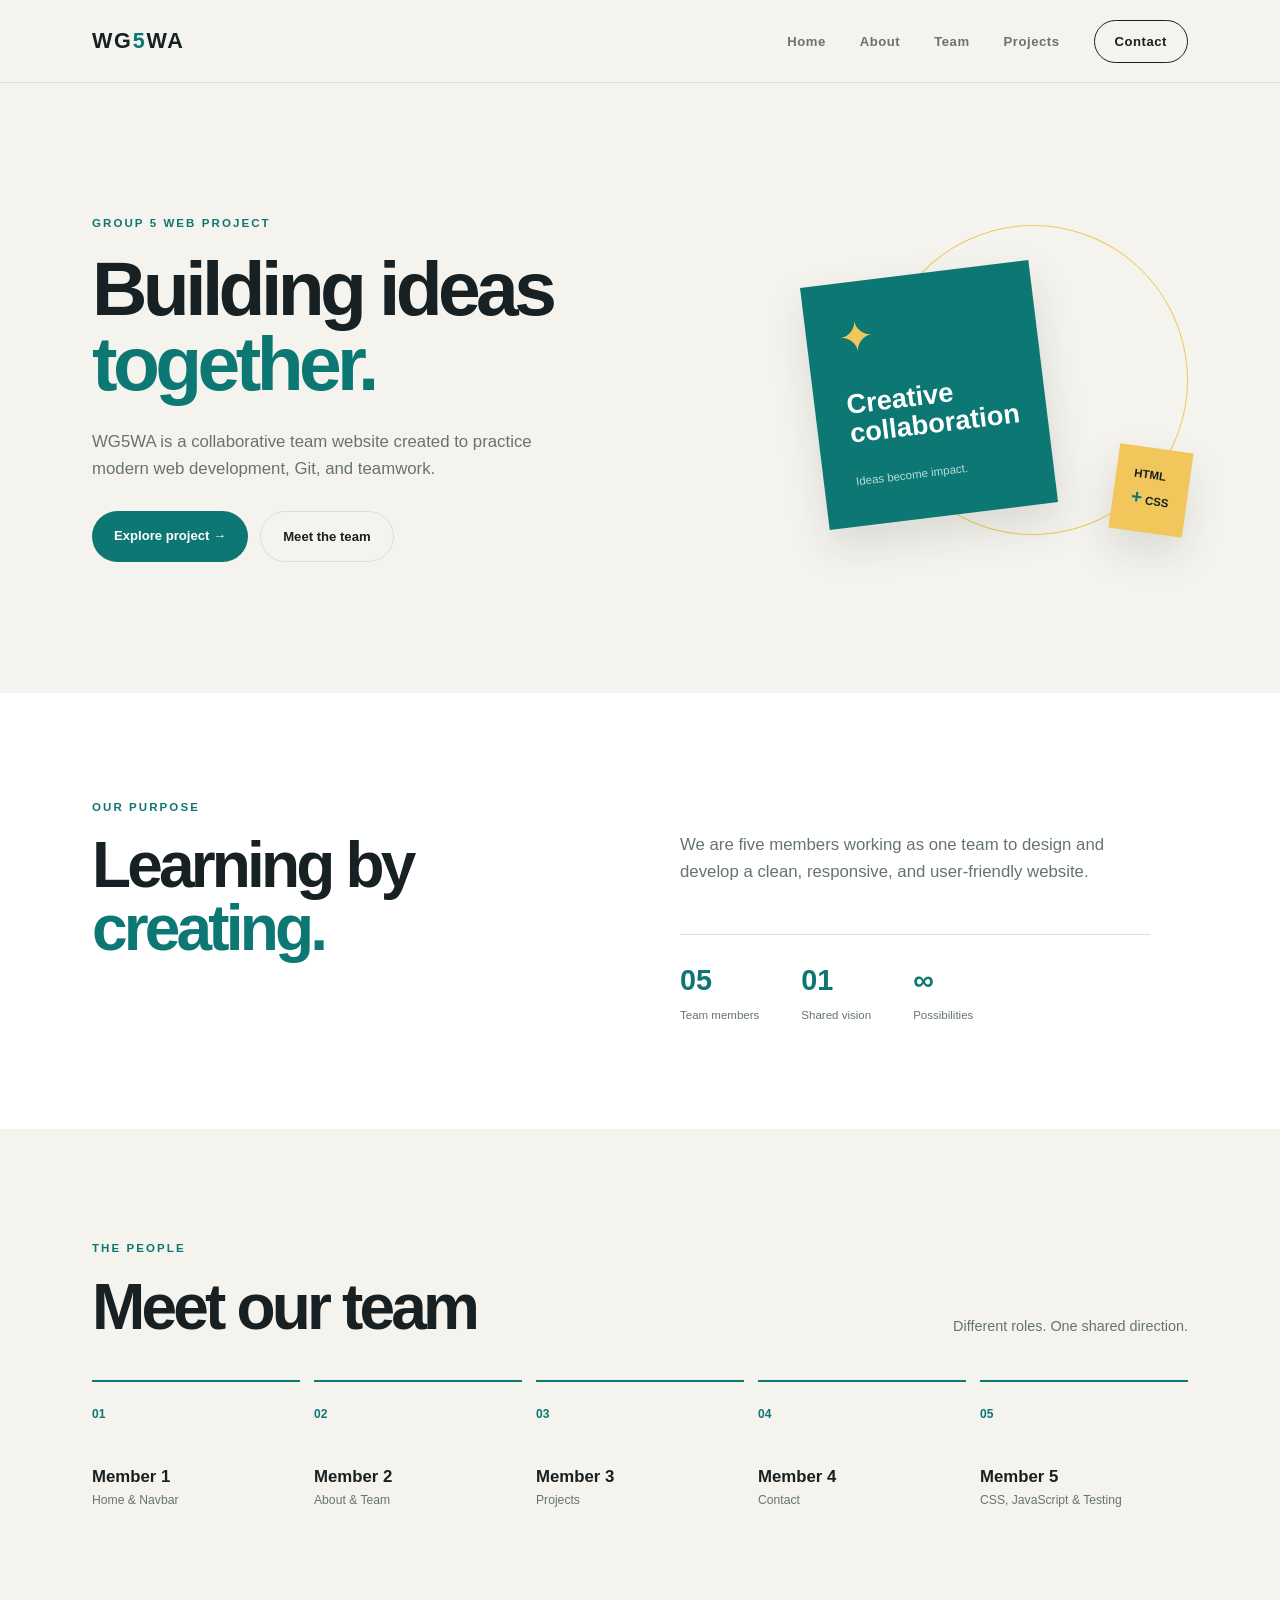
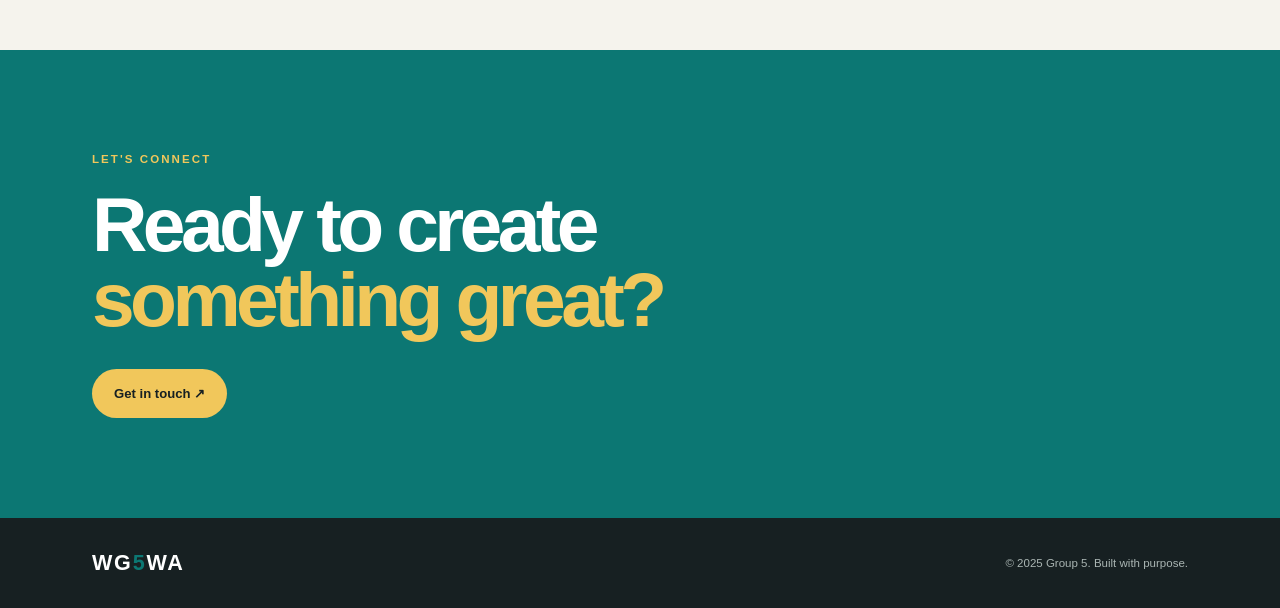
<file: index.html>
<!DOCTYPE html>
<html lang="en">

<head>
      <meta charset="UTF-8">
      <meta name="viewport" content="width=device-width, initial-scale=1.0">
      <meta name="description" content="WG5WA - a collaborative web project by Group 5.">
      <title>WG5WA | Group 5 Web Project</title>
      <link rel="stylesheet" href="css/style.css">
</head>

<body>
      <header class="site-header">
            <nav class="navbar container" aria-label="Main navigation">
                  <a class="brand" href="index.html">WG<span>5</span>WA</a>
                  <div class="nav-links">
                        <a href="index.html">Home</a>
                        <a href="about.html">About</a>
                        <a href="teampage.html">Team</a>
                        <a href="project.html">Projects</a>
                        <a class="nav-button" href="contact.html">Contact</a>
                  </div>
            </nav>
      </header>

      <main>
            <section class="hero container" id="home">
                  <div class="hero-content">
                        <p class="eyebrow">GROUP 5 WEB PROJECT</p>
                        <h1>Building ideas<br><span>together.</span></h1>
                        <p class="hero-text">
                              WG5WA is a collaborative team website created to practice modern web
                              development, Git, and teamwork.
                        </p>
                        <div class="hero-actions">
                              <a class="button button-primary" href="#about">Explore project <span
                                          aria-hidden="true">→</span></a>
                              <a class="button button-secondary" href="#team">Meet the team</a>
                        </div>
                  </div>
                  <div class="hero-art" aria-hidden="true">
                        <div class="art-card art-card-main">
                              <span class="art-icon">✦</span>
                              <strong>Creative<br>collaboration</strong>
                              <small>Ideas become impact.</small>
                        </div>
                        <div class="art-card art-card-small">HTML<br><span>+</span> CSS</div>
                        <div class="art-orbit"></div>
                  </div>
            </section>

            <section class="intro-section" id="about">
                  <div class="container intro-grid">
                        <div>
                              <p class="eyebrow">OUR PURPOSE</p>
                              <h2>Learning by<br><em>creating.</em></h2>
                        </div>
                        <div class="intro-copy">
                              <p>
                                    We are five members working as one team to design and develop a
                                    clean, responsive, and user-friendly website.
                              </p>
                              <div class="stat-row">
                                    <div><strong>05</strong><span>Team members</span></div>
                                    <div><strong>01</strong><span>Shared vision</span></div>
                                    <div><strong>∞</strong><span>Possibilities</span></div>
                              </div>
                        </div>
                  </div>
            </section>

            <section class="team-section container" id="team">
                  <div class="section-heading">
                        <div>
                              <p class="eyebrow">THE PEOPLE</p>
                              <h2>Meet our team</h2>
                        </div>
                        <p>Different roles. One shared direction.</p>
                  </div>
                  <div class="team-grid">
                        <article class="team-card"><span class="member-number">01</span>
                              <h3>Member 1</h3>
                              <p>Home &amp; Navbar</p>
                        </article>
                        <article class="team-card"><span class="member-number">02</span>
                              <h3>Member 2</h3>
                              <p>About &amp; Team</p>
                        </article>
                        <article class="team-card"><span class="member-number">03</span>
                              <h3>Member 3</h3>
                              <p>Projects</p>
                        </article>

                        <article class="team-card"><span class="member-number">04</span>
                              <h3>Member 4</h3>
                              <p>Contact</p>
                        </article>
                        
                        <article class="team-card"><span class="member-number">05</span>
                              <h3>Member 5</h3>
                              <p>CSS, JavaScript &amp; Testing</p>
                        </article>
                  </div>
            </section>

            <section class="contact-section" id="contact">
                  <div class="container contact-content">
                        <p class="eyebrow">LET'S CONNECT</p>
                        <h2>Ready to create<br><em>something great?</em></h2>
                        <a class="button button-light" href="contact.html">Get in touch <span
                                    aria-hidden="true">↗</span></a>
                  </div>
            </section>
      </main>

      <footer class="site-footer">
            <div class="container footer-content">
                  <a class="brand" href="index.html">WG<span>5</span>WA</a>
                  <p>© 2025 Group 5. Built with purpose.</p>
            </div>
      </footer>
</body>

</html>
</file>
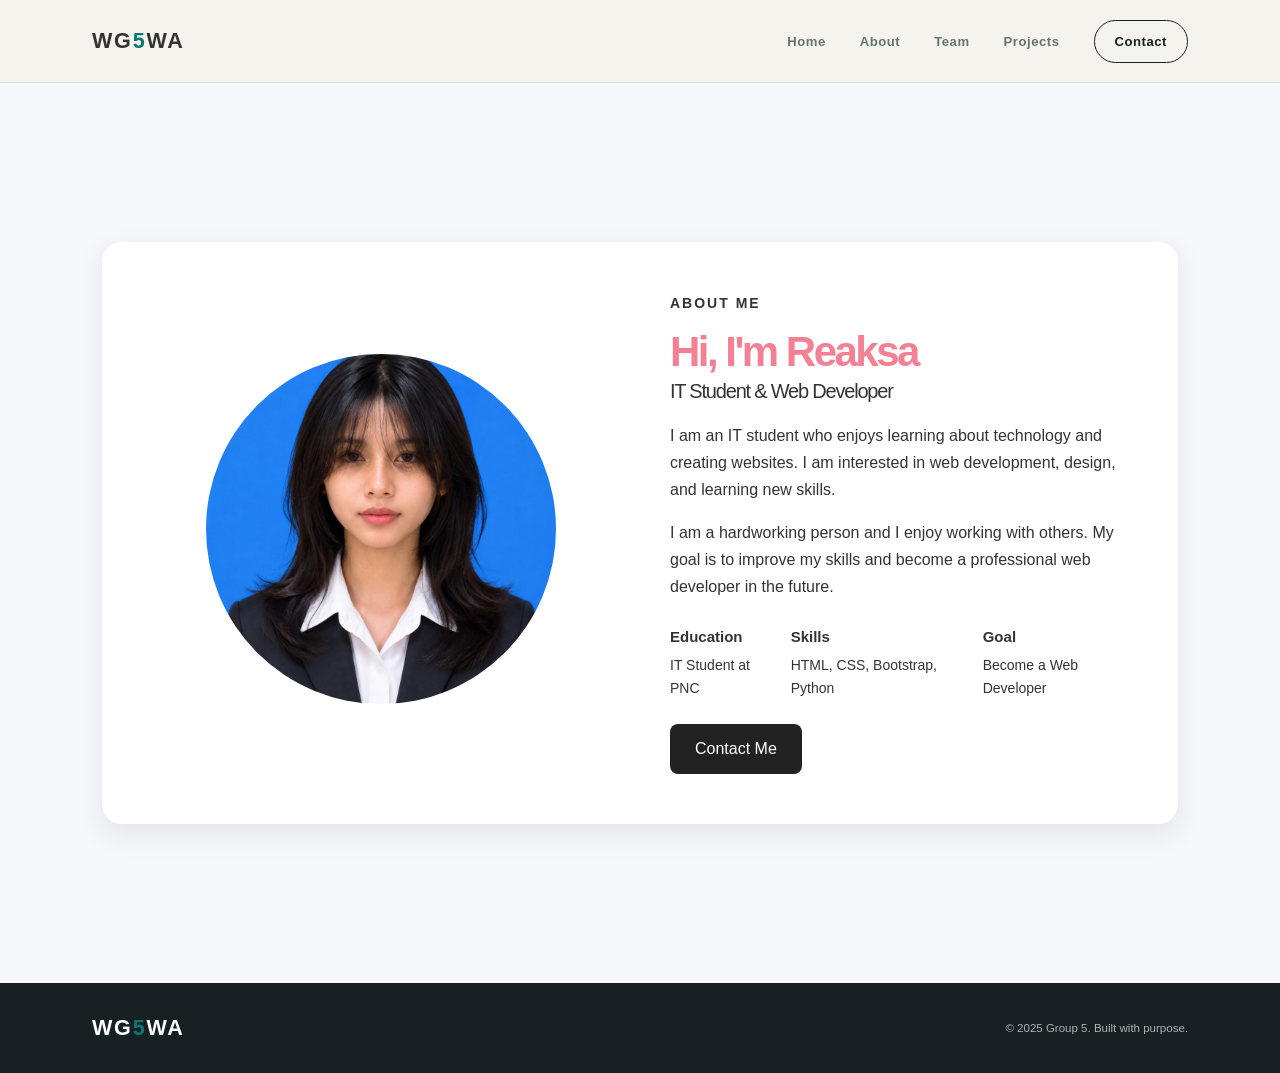
<file: about.html>
<!DOCTYPE html>
<html lang="en">

<head>
    <meta charset="UTF-8">
    <meta name="viewport" content="width=device-width, initial-scale=1.0">
    <title>About Page</title>
    <link rel="stylesheet" href="css/style.css">
    <link rel="stylesheet" href="css/about.css">
</head>

<body>
    <header class="site-header">
        <nav class="navbar container" aria-label="Main navigation">
            <a class="brand" href="index.html">WG<span>5</span>WA</a>
            <div class="nav-links">
                <a href="index.html">Home</a>
                <a href="about.html" aria-current="page">About</a>
                <a href="teampage.html">Team</a>
                <a href="project.html">Projects</a>
                <a class="nav-button" href="contact.html">Contact</a>
            </div>
        </nav>
    </header>
    <section class="about">
        <div class="about-container">
            <div class="about-image"> <img src="image/info.png" alt="My Profile"> </div>
            <div class="about-content">
                <p class="small-title">ABOUT ME</p>
                <h1>Hi, I'm Reaksa</h1>
                <h2>IT Student & Web Developer</h2>
                <p> I am an IT student who enjoys learning about technology and creating websites. I am interested in
                    web development, design, and learning new skills. </p>
                <p> I am a hardworking person and I enjoy working with others. My goal is to improve my skills and
                    become a professional web developer in the future. </p>
                <div class="info">
                    <div> <strong>Education</strong> <span>IT Student at PNC</span> </div>
                    <div> <strong>Skills</strong> <span>HTML, CSS, Bootstrap, Python</span> </div>
                    <div> <strong>Goal</strong> <span>Become a Web Developer</span> </div>
                </div> <a href="contact.html" class="btn">Contact Me</a>
            </div>
        </div>
    </section>
    <footer class="site-footer">
        <div class="container footer-content">
            <a class="brand" href="index.html">WG<span>5</span>WA</a>
            <p>© 2025 Group 5. Built with purpose.</p>
        </div>
    </footer>
</body>

</html>
</file>
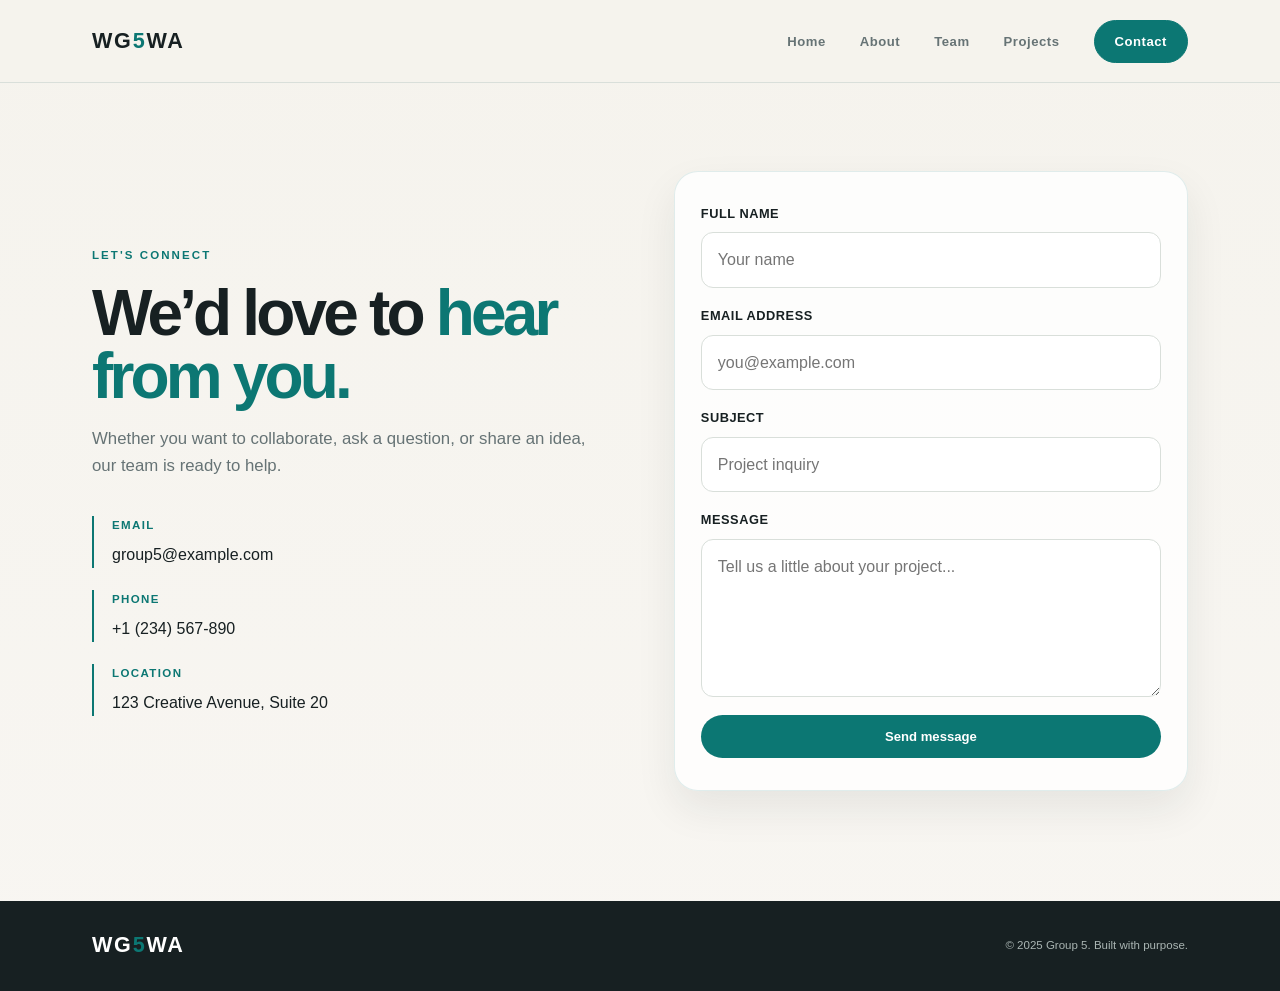
<file: contact.html>
<!DOCTYPE html>
<html lang="en">

<head>
    <meta charset="UTF-8">
    <meta name="viewport" content="width=device-width, initial-scale=1.0">
    <meta name="description" content="Contact WG5WA team.">
    <title>WG5WA | Contact</title>
    <link rel="stylesheet" href="css/style.css">
    <link rel="stylesheet" href="css/contact.css">
</head>

<body class="contact-page">
    <header class="site-header">
        <nav class="navbar container" aria-label="Main navigation">
            <a class="brand" href="index.html">WG<span>5</span>WA</a>
            <div class="nav-links">
                <a href="index.html">Home</a>
                <a href="about.html">About</a>
                <a href="teampage.html">Team</a>
                <a href="project.html">Projects</a>
                <a class="nav-button active" href="contact.html">Contact</a>
            </div>
        </nav>
    </header>
    

    <main class="contact-main">
        <section class="contact-hero container">
            <div class="contact-copy">
                <p class="eyebrow">LET'S CONNECT</p>
                <h1>We’d love to <span>hear from you.</span></h1>
                <p class="lead">
                    Whether you want to collaborate, ask a question, or share an idea, our team is ready to help.
                </p>

                <div class="contact-details">
                    <div>
                        <span>Email</span>
                        <a href="mailto:group5@example.com">group5@example.com</a>
                    </div>
                    <div>
                        <span>Phone</span>
                        <a href="tel:+1234567890">+1 (234) 567-890</a>
                    </div>
                    <div>
                        <span>Location</span>
                        <p>123 Creative Avenue, Suite 20</p>
                    </div>
                </div>
            </div>

            <form class="contact-form" action="#" method="post">
                <div class="form-row">
                    <label for="name">Full name</label>
                    <input id="name" name="name" type="text" placeholder="Your name" required>
                </div>

                <div class="form-row">
                    <label for="email">Email address</label>
                    <input id="email" name="email" type="email" placeholder="you@example.com" required>
                </div>

                <div class="form-row">
                    <label for="subject">Subject</label>
                    <input id="subject" name="subject" type="text" placeholder="Project inquiry">
                </div>

                <div class="form-row">
                    <label for="message">Message</label>
                    <textarea id="message" name="message" rows="5" placeholder="Tell us a little about your project..." required></textarea>
                </div>

                <button class="button button-primary" type="submit">Send message</button>
            </form>
        </section>
    </main>

    <footer class="site-footer">
        <div class="container footer-content">
            <a class="brand" href="index.html">WG<span>5</span>WA</a>
            <p>© 2025 Group 5. Built with purpose.</p>
        </div>
    </footer>
</body>

</html>
</file>
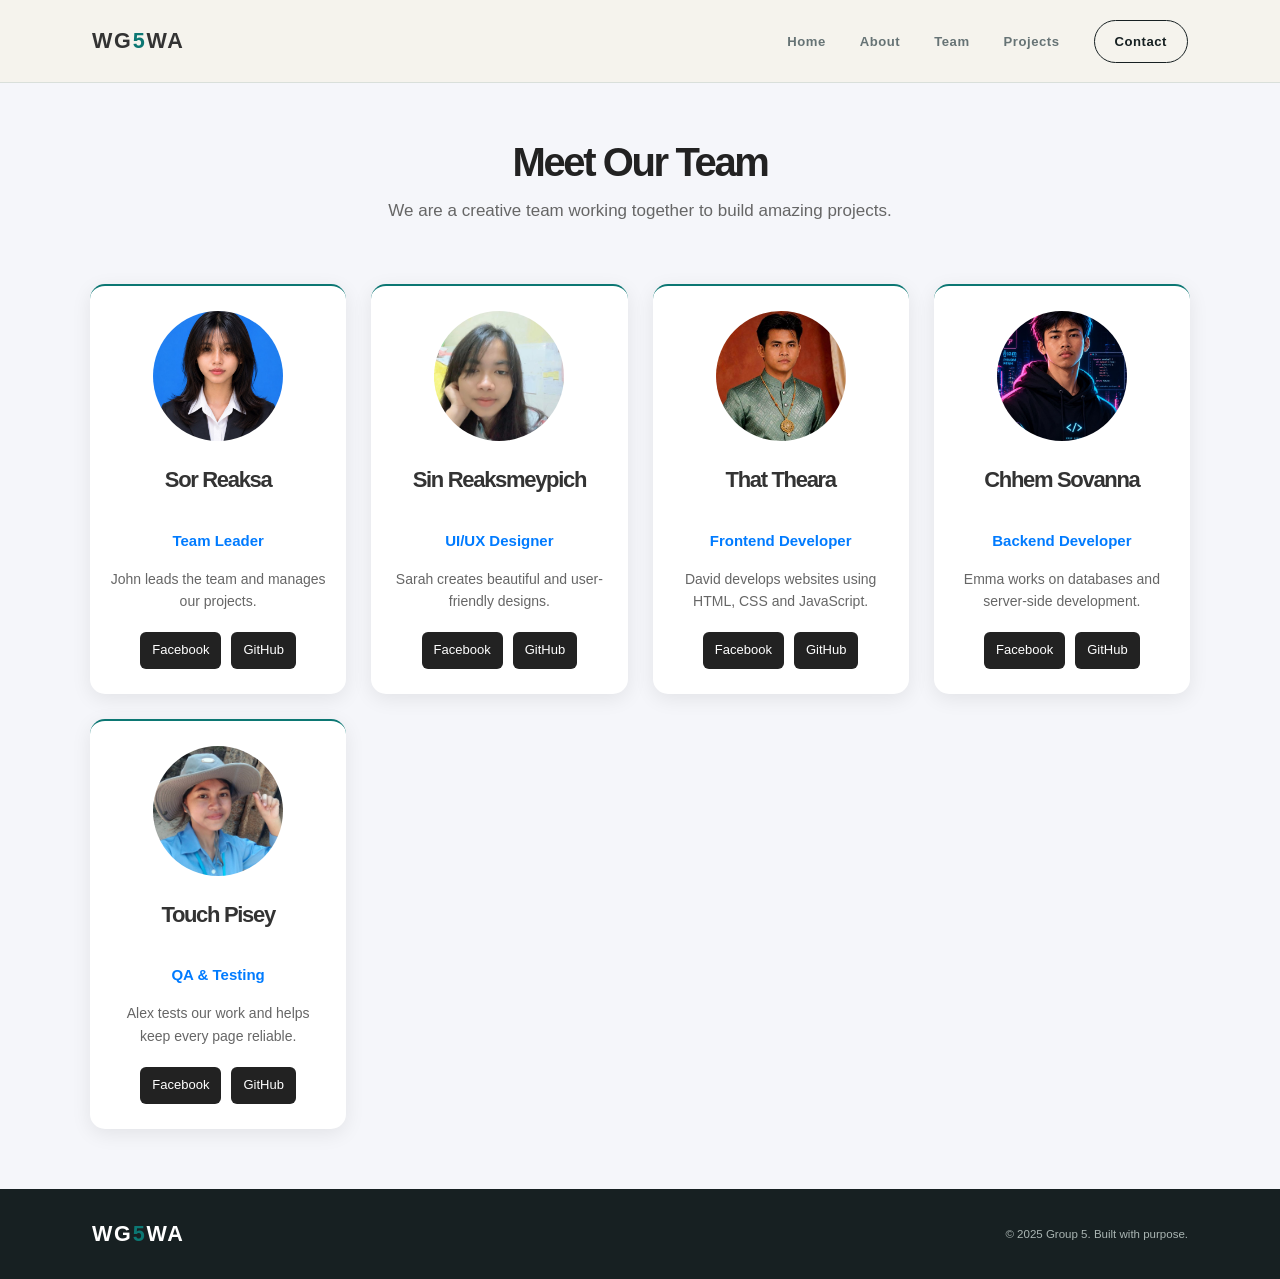
<file: teampage.html>
<!DOCTYPE html>
<html lang="en">

<head>
    <meta charset="UTF-8">
    <meta name="viewport" content="width=device-width, initial-scale=1.0">
    <title>Our Team</title>
    <link rel="stylesheet" href="./css/style.css">
    <link rel="stylesheet" href="./css/teampage.css">
</head>

<body>
    <header class="site-header">
        <nav class="navbar container" aria-label="Main navigation">
            <a class="brand" href="index.html">WG<span>5</span>WA</a>
            <div class="nav-links">
                <a href="index.html">Home</a>
                <a href="about.html">About</a>
                <a href="teampage.html" aria-current="page">Team</a>
                <a href="project.html">Projects</a>
                <a class="nav-button" href="contact.html">Contact</a>
            </div>
        </nav>
    </header>

    <!-- Header -->
    <header>
        <h1>Meet Our Team</h1>
        <p>We are a creative team working together to build amazing projects.</p>
    </header>

    <!-- Team Section -->
    <section class="team">

        <!-- Member 1 -->
        <div class="team-card">
            <img src="./image/info.png" alt="Team Member">
            <h2>Sor Reaksa</h2>
            <h3>Team Leader</h3>
            <p>
                John leads the team and manages our projects.
            </p>
            <div class="social">
                <a href="https://www.facebook.com/" target="_blank" rel="noopener noreferrer">Facebook</a>
                <a href="https://github.com/" target="_blank" rel="noopener noreferrer">GitHub</a>
            </div>
        </div>

        <!-- Member 2 -->
        <div class="team-card">
            <img src="./image/pich.jpg" alt="Team Member">
            <h2>Sin Reaksmeypich</h2>
            <h3>UI/UX Designer</h3>
            <p>
                Sarah creates beautiful and user-friendly designs.
            </p>
            <div class="social">
                <a href="https://www.facebook.com/" target="_blank" rel="noopener noreferrer">Facebook</a>
                <a href="https://github.com/" target="_blank" rel="noopener noreferrer">GitHub</a>
            </div>
        </div>

        <!-- Member 3 -->
        <div class="team-card">
            <img src="./image/theara.jpg" alt="Team Member">
            <h2>That Theara</h2>
            <h3>Frontend Developer</h3>
            <p>
                David develops websites using HTML, CSS and JavaScript.
            </p>
            <div class="social">
                <a href="https://www.facebook.com/" target="_blank" rel="noopener noreferrer">Facebook</a>
                <a href="https://github.com/" target="_blank" rel="noopener noreferrer">GitHub</a>
            </div>
        </div>

        <!-- Member 4 -->
        <div class="team-card">
            <img src="./image/sae.jpg" alt="Team Member">
            <h2>Chhem Sovanna</h2>
            <h3>Backend Developer</h3>
            <p>
                Emma works on databases and server-side development.
            </p>
            <div class="social">
                <a href="https://www.facebook.com/" target="_blank" rel="noopener noreferrer">Facebook</a>
                <a href="https://github.com/" target="_blank" rel="noopener noreferrer">GitHub</a>
            </div>
        </div>
         <!-- Member 5 -->
        <div class="team-card">
            <img src="./image/sey.jpg" alt="Team Member">
             <h2>Touch Pisey</h2>
             <h3>QA &amp; Testing</h3>
            <p>
                 Alex tests our work and helps keep every page reliable.
            </p>
            <div class="social">
                 <a href="https://www.facebook.com/" target="_blank" rel="noopener noreferrer">Facebook</a>
                 <a href="https://github.com/" target="_blank" rel="noopener noreferrer">GitHub</a>
            </div>
        </div>


    </section>

    <footer class="site-footer">
        <div class="container footer-content">
            <a class="brand" href="index.html">WG<span>5</span>WA</a>
            <p>© 2025 Group 5. Built with purpose.</p>
        </div>
    </footer>
</body>

</html>
</file>
<file: css/style.css>
:root {
  --ink: #172022;
  --muted: #667375;
  --cream: #f5f3ed;
  --white: #fff;
  --teal: #0c7773;
  --teal-dark: #075b59;
  --yellow: #f1c75b;
  --line: #d9dfda;
}

* { box-sizing: border-box; margin: 0; padding: 0; }

html { scroll-behavior: smooth; }

body {
  background: var(--cream);
  color: var(--ink);
  font-family: Arial, Helvetica, sans-serif;
  line-height: 1.6;
}

a { color: inherit; text-decoration: none; }
.container { margin: 0 auto; max-width: 1160px; padding-left: 32px; padding-right: 32px; }

.site-header {
  background: var(--cream);
  border-bottom: 1px solid var(--line);
}

.navbar {
  align-items: center;
  display: flex;
  justify-content: space-between;
  min-height: 82px;
}

.brand { font-size: 1.35rem; font-weight: 800; letter-spacing: .08em; }
.brand span { color: var(--teal); }
.nav-links { align-items: center; display: flex; gap: 34px; }
.nav-links a { color: var(--muted); font-size: .82rem; font-weight: 700; letter-spacing: .04em; }
.nav-links a:hover { color: var(--teal); }
.nav-button { border: 1px solid var(--ink); border-radius: 999px; color: var(--ink) !important; padding: 10px 20px; }

.hero { align-items: center; display: flex; justify-content: space-between; min-height: 610px; padding-bottom: 76px; padding-top: 76px; }
.hero-content { max-width: 600px; }
.eyebrow { color: var(--teal); font-size: .72rem; font-weight: 800; letter-spacing: .18em; margin-bottom: 18px; }
h1, h2 { font-size: clamp(2.8rem, 6vw, 5.3rem); letter-spacing: -.06em; line-height: .98; }
h1 span, em { color: var(--teal); font-style: normal; }
.hero-text { color: var(--muted); font-size: 1.05rem; margin: 28px 0; max-width: 440px; }
.hero-actions { display: flex; flex-wrap: wrap; gap: 12px; }
.button { border-radius: 999px; display: inline-block; font-size: .82rem; font-weight: 700; padding: 14px 22px; transition: transform .2s, background .2s; }
.button:hover { transform: translateY(-2px); }
.button-primary { background: var(--teal); color: var(--white); }
.button-primary:hover { background: var(--teal-dark); }
.button-secondary { border: 1px solid var(--line); }

.hero-art { height: 390px; position: relative; width: 390px; }
.art-orbit { border: 1px solid var(--yellow); border-radius: 50%; height: 310px; position: absolute; right: 0; top: 32px; transform: rotate(-25deg); width: 310px; }
.art-orbit::after { background: var(--yellow); border-radius: 50%; content: ""; height: 13px; left: 28px; position: absolute; top: 58px; width: 13px; }
.art-card { box-shadow: 0 18px 40px rgba(23, 32, 34, .12); position: absolute; }
.art-card-main { background: var(--teal); color: var(--white); left: 16px; padding: 35px 32px; top: 80px; transform: rotate(-7deg); width: 230px; z-index: 1; }
.art-icon { color: var(--yellow); display: block; font-size: 2.7rem; line-height: 1; margin-bottom: 30px; }
.art-card-main strong { display: block; font-size: 1.7rem; line-height: 1.05; }
.art-card-main small { color: #b8ddda; display: block; font-size: .72rem; margin-top: 25px; }
.art-card-small { background: var(--yellow); bottom: 50px; font-size: .72rem; font-weight: 800; padding: 18px; right: 0; transform: rotate(8deg); z-index: 2; }
.art-card-small span { color: var(--teal); font-size: 1.2rem; }

.intro-section { background: var(--white); padding: 105px 0; }
.intro-grid { display: grid; gap: 80px; grid-template-columns: 1fr 1fr; }
.intro-section h2 { font-size: clamp(2.5rem, 5vw, 4.3rem); }
.intro-copy { color: var(--muted); font-size: 1.05rem; max-width: 470px; padding-top: 34px; }
.stat-row { border-top: 1px solid var(--line); display: flex; gap: 42px; margin-top: 48px; padding-top: 22px; }
.stat-row strong, .stat-row span { display: block; }
.stat-row strong { color: var(--teal); font-size: 1.8rem; }
.stat-row span { font-size: .72rem; margin-top: 3px; }

.team-section { padding-bottom: 110px; padding-top: 110px; }
.section-heading { align-items: end; display: flex; justify-content: space-between; margin-bottom: 42px; }
.section-heading h2 { font-size: clamp(2.5rem, 5vw, 4rem); }
.section-heading > p { color: var(--muted); font-size: .9rem; }
.team-grid { display: grid; gap: 14px; grid-template-columns: repeat(5, 1fr); }
.team-card { border-top: 2px solid var(--teal); min-height: 160px; padding: 18px 10px 10px 0; }
.member-number { color: var(--teal); font-size: .75rem; font-weight: 800; }
.team-card h3 { font-size: 1.05rem; margin-top: 38px; }
.team-card p { color: var(--muted); font-size: .76rem; }

.contact-section { background: var(--teal); color: var(--white); padding: 100px 0; }
.contact-section .eyebrow { color: var(--yellow); }
.contact-section h2 { font-size: clamp(2.8rem, 6vw, 5rem); margin-bottom: 32px; }
.contact-section em { color: var(--yellow); }
.button-light { background: var(--yellow); color: var(--ink); }

.site-footer {
  background: var(--ink);
  color: var(--white);
}

.footer-content {
  align-items: center;
  display: flex;
  justify-content: space-between;
  min-height: 90px;
}

.footer-content p {
  color: #aab5b3;
  font-size: .72rem;
}

@media (max-width: 760px) {
  .container { padding-left: 22px; padding-right: 22px; }
  .navbar { flex-wrap: wrap; justify-content: center; min-height: 70px; padding-bottom: 12px; padding-top: 12px; }
  .nav-links { gap: 12px; justify-content: center; width: 100%; }
  .nav-links a { font-size: .72rem; }
  .hero { display: block; min-height: auto; padding-bottom: 90px; padding-top: 76px; }
  .hero-art { height: 320px; margin: 50px auto 0; transform: scale(.82); transform-origin: left top; width: 390px; }
  .intro-grid { display: block; }
  .intro-copy { padding-top: 35px; }
  .stat-row { gap: 20px; justify-content: space-between; }
  .section-heading { align-items: start; display: block; }
  .section-heading > p { margin-top: 16px; }
  .team-grid { grid-template-columns: repeat(2, 1fr); }
  .team-card:last-child { grid-column: span 2; }
  .footer-content { align-items: start; flex-direction: column; justify-content: center; gap: 8px; }
}
</file>
<file: css/about.css>
* {
    margin: 0;
    padding: 0;
    box-sizing: border-box;
}

body {
    font-family: Arial, sans-serif;
    background-color: #f5f7fb;
    color: #333;
}

.about {
    min-height: 100vh;
    display: flex;
    align-items: center;
    padding: 60px 8%;
}

.about-container {
    max-width: 1100px;
    width: 100%;
    margin: auto;

    display: flex;
    align-items: center;
    gap: 60px;

    background-color: white;
    padding: 50px;
    border-radius: 20px;
    box-shadow: 0 10px 30px rgba(0, 0, 0, 0.08);
}

.about-image {
    flex: 1;
    text-align: center;
}

.about-image img {
    width: 350px;
    height: 350px;
    object-fit: cover;
    border-radius: 50%;
}

.about-content {
    flex: 1;
}

.small-title {
    font-size: 14px;
    font-weight: bold;
    letter-spacing: 2px;
    margin-bottom: 10px;
}

.about-content h1 {
    color:rgb(243, 128, 147);
    font-size: 42px;
    margin-bottom: 10px;
}

.about-content h2 {
    font-size: 20px;
    font-weight: normal;
    margin-bottom: 20px;
}

.about-content p {
    line-height: 1.7;
    margin-bottom: 15px;
}
.info {
    display: flex;
    gap: 20px;
    margin: 25px 0;
}

.info div {
    display: flex;
    flex-direction: column;
    gap: 5px;
}

.info strong {
    font-size: 15px;
}

.info span {
    font-size: 14px;
}
.btn {
    display: inline-block;
    text-decoration: none;
    padding: 12px 25px;
    border-radius: 8px;
    background-color: #222;
    color: white;
    transition: 0.3s;
}
.btn:hover {
    background-color: #555;
}
@media (max-width: 768px) {

    .about {
        padding: 30px 5%;
    }

    .about-container {
        flex-direction: column;
        padding: 30px 20px;
        gap: 30px;
        text-align: center;
    }

    .about-image img {
        width: 220px;
        height: 220px;
    }

    .about-content h1 {
        font-size: 32px;
    }

    .info {
        flex-direction: column;
        align-items: center;
    }
}
</file>
<file: css/contact.css>
:root {
    --ink: #172022;
    --muted: #667375;
    --cream: #f5f3ed;
    --white: #fff;
    --teal: #0c7773;
    --teal-dark: #075b59;
    --yellow: #f1c75b;
    --line: #d9dfda;
}

.contact-page {
    background: linear-gradient(180deg, var(--cream) 0%, #f8f6f2 100%);
}


.contact-main {
    padding: 88px 0 110px;
}

.contact-hero {
    align-items: center;
    display: grid;
    gap: 42px;
    grid-template-columns: 1.05fr 1fr;
}

.contact-copy h1 {
    font-size: clamp(2.8rem, 5vw, 4.8rem);
    letter-spacing: -0.06em;
    line-height: 0.98;
    margin-bottom: 18px;
}

.contact-copy h1 span {
    color: var(--teal);
}

.lead {
    color: var(--muted);
    font-size: 1.05rem;
    max-width: 520px;
}

.contact-details {
    display: grid;
    gap: 22px;
    margin-top: 36px;
}

.contact-details div {
    border-left: 2px solid var(--teal);
    padding-left: 18px;
}

.contact-details span {
    color: var(--teal);
    display: block;
    font-size: 0.72rem;
    font-weight: 800;
    letter-spacing: 0.12em;
    margin-bottom: 8px;
    text-transform: uppercase;
}

.contact-details a,
.contact-details p {
    color: var(--ink);
    font-size: 1rem;
}

.contact-form {
    background: rgba(255, 255, 255, 0.8);
    border: 1px solid rgba(12, 119, 115, 0.12);
    border-radius: 24px;
    box-shadow: 0 18px 40px rgba(23, 32, 34, 0.08);
    padding: 32px 26px;
}

.form-row {
    display: flex;
    flex-direction: column;
    margin-bottom: 18px;
}

.form-row label {
    color: var(--ink);
    font-size: 0.8rem;
    font-weight: 700;
    letter-spacing: 0.04em;
    margin-bottom: 8px;
    text-transform: uppercase;
}

.form-row input,
.form-row textarea {
    background: var(--white);
    border: 1px solid var(--line);
    border-radius: 12px;
    color: var(--ink);
    font: inherit;
    outline: none;
    padding: 14px 16px;
    transition: border-color 0.2s, box-shadow 0.2s;
}

.form-row input:focus,
.form-row textarea:focus {
    border-color: var(--teal);
    box-shadow: 0 0 0 3px rgba(12, 119, 115, 0.1);
}

.form-row textarea {
    resize: vertical;
    min-height: 130px;
}

.contact-form .button {
    border: none;
    cursor: pointer;
    width: 100%;
}

.nav-button.active {
    background: var(--teal);
    border-color: var(--teal);
    color: var(--white) !important;
}

@media (max-width: 760px) {
    .contact-main {
        padding-top: 70px;
    }

    .contact-hero {
        grid-template-columns: 1fr;
    }

    .contact-form {
        padding: 24px 18px;
    }
}
</file>
<file: css/teampage.css>
/* Reset */
* {
    margin: 0;
    padding: 0;
    box-sizing: border-box;
}

/* Body */
body {
    font-family: Arial, sans-serif;
    background-color: #f5f6fa;
    color: #333;
}

/* Header */
body > header:not(.site-header) {
    text-align: center;
    padding: 60px 20px 40px;
}

body > header:not(.site-header) h1 {
    font-size: 40px;
    margin-bottom: 15px;
    color: #222;
}

body > header:not(.site-header) p {
    font-size: 17px;
    color: #666;
}

/* Team Section */
.team {
    width: 90%;
    max-width: 1100px;
    margin: 20px auto 60px;

    display: grid;
    grid-template-columns: repeat(4, 1fr);
    gap: 25px;
}

/* Team Card */
.team-card {
    background-color: white;
    text-align: center;
    padding: 25px 20px;

    border-radius: 15px;

    box-shadow: 0 5px 20px rgba(0, 0, 0, 0.08);

    transition: 0.3s;
}

/* Hover */
.team-card:hover {
    transform: translateY(-8px);
    box-shadow: 0 10px 25px rgba(0, 0, 0, 0.15);
}

/* Member Image */
.team-card img {
    width: 130px;
    height: 130px;

    object-fit: cover;

    border-radius: 50%;

    margin-bottom: 20px;
}

/* Name */
.team-card h2 {
    font-size: 22px;
    margin-bottom: 8px;
}

/* Position */
.team-card h3 {
    font-size: 15px;
    color: #007bff;
    margin-bottom: 15px;
}

/* Description */
.team-card p {
    font-size: 14px;
    line-height: 1.6;
    color: #666;
    margin-bottom: 20px;
}

/* Social Links */
.social {
    display: flex;
    justify-content: center;
    gap: 10px;
}

.social a {
    text-decoration: none;
    background-color: #222;
    color: white;

    padding: 8px 12px;

    border-radius: 6px;

    font-size: 13px;
}

.social a:hover {
    background-color: #007bff;
}


/* Tablet */
@media (max-width: 900px) {
    .team {
        grid-template-columns: repeat(2, 1fr);
    }
}

/* Mobile */
@media (max-width: 600px) {
    header h1 {
        font-size: 30px;
    }

    .team {
        grid-template-columns: 1fr;
        width: 85%;
    }
}
</file>
